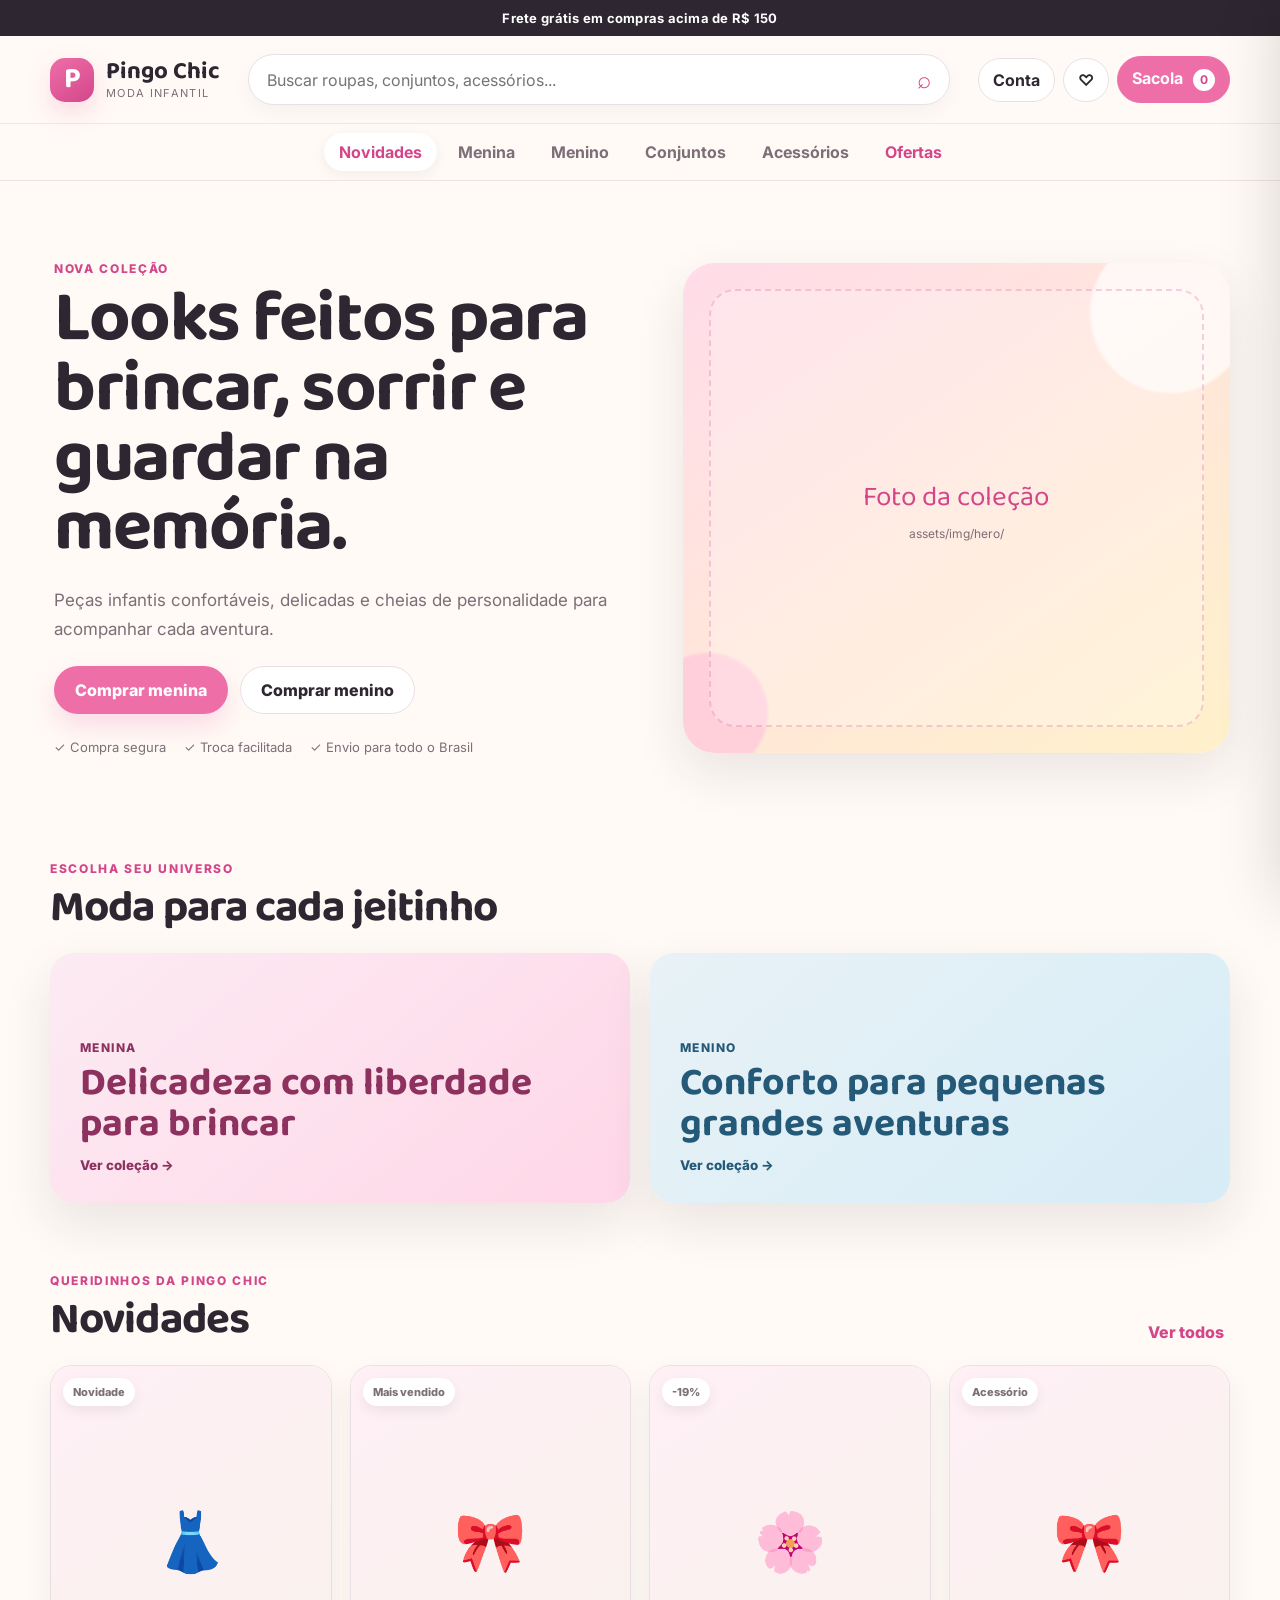
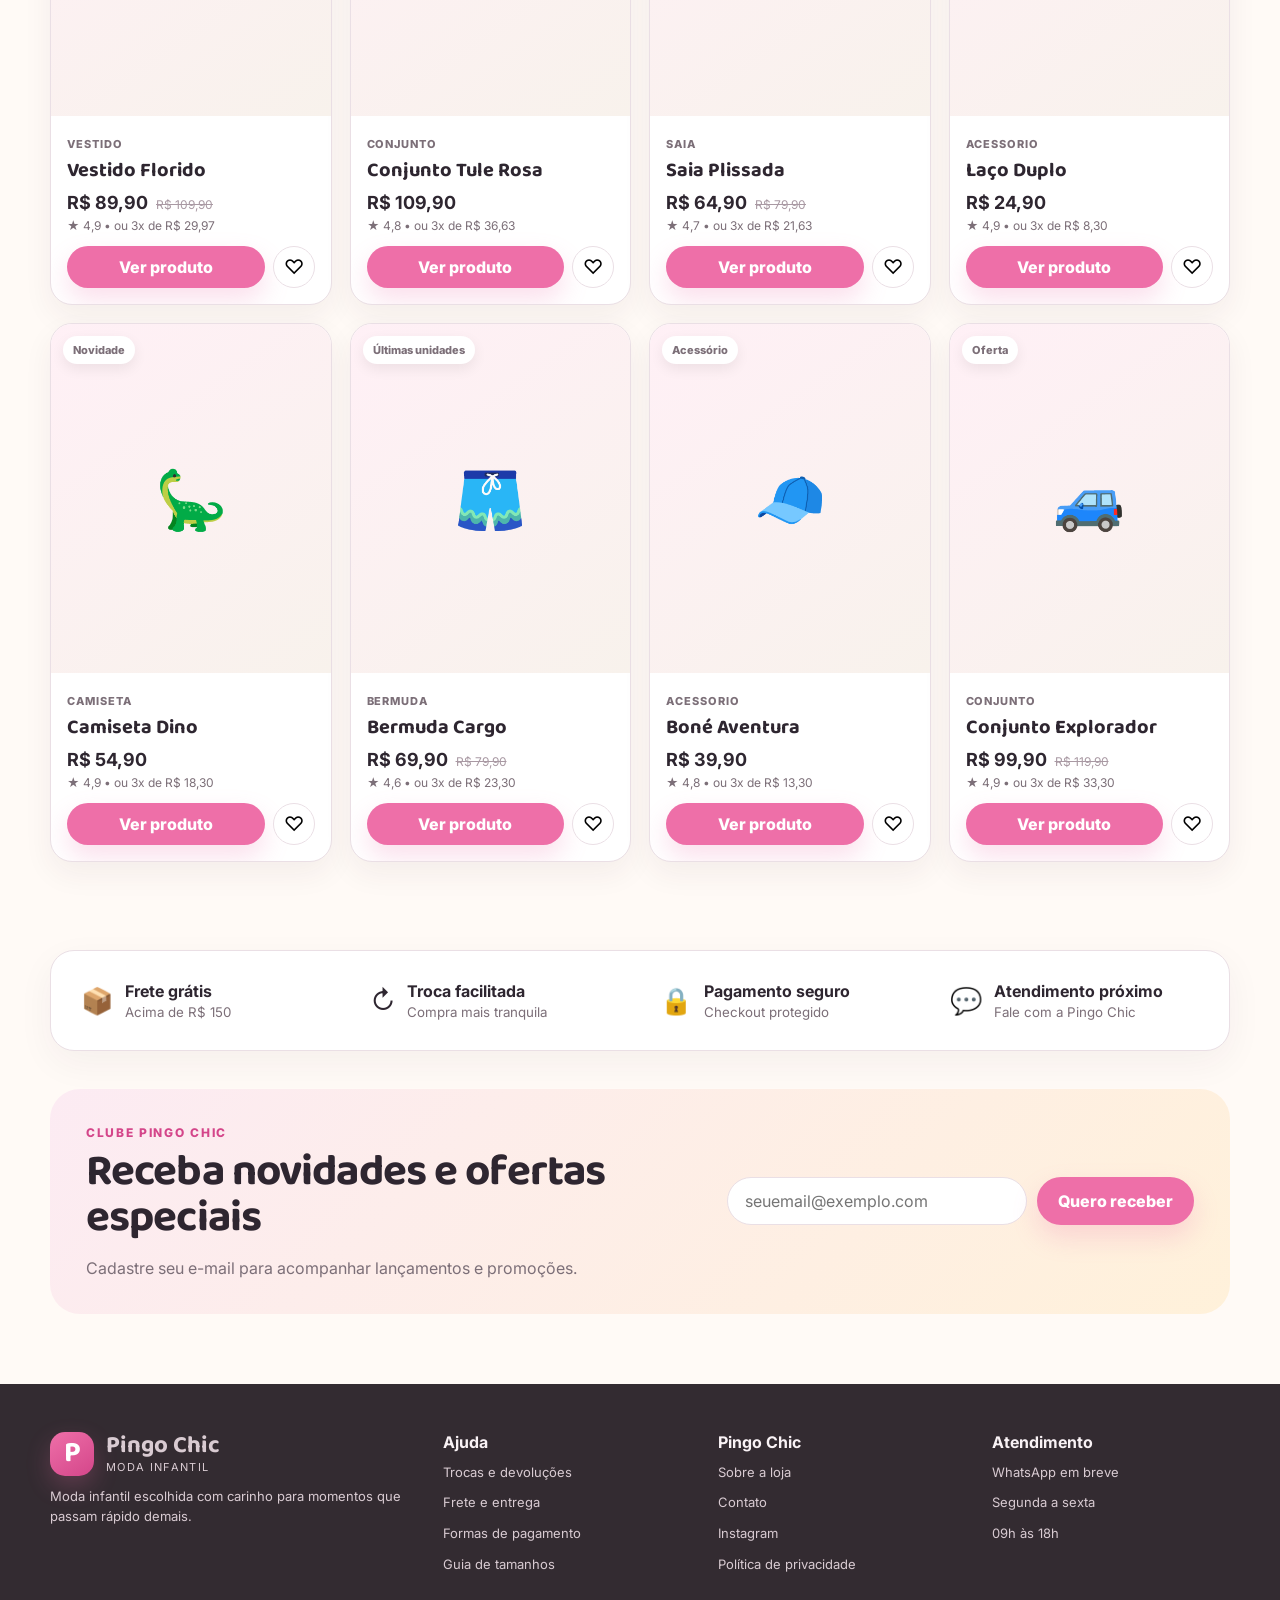
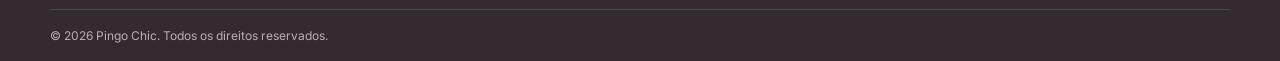
<file: index.html>
<!doctype html>
<html lang="pt-BR">
<head>
  <meta charset="utf-8" />
  <meta name="viewport" content="width=device-width, initial-scale=1" />
  <meta name="description" content="Pingo Chic | Moda infantil com charme, conforto e carinho." />
  <meta name="theme-color" content="#EE6FA8" />
  <title>Pingo Chic | Moda Infantil</title>
  <link rel="preconnect" href="https://fonts.googleapis.com">
  <link rel="preconnect" href="https://fonts.gstatic.com" crossorigin>
  <link href="https://fonts.googleapis.com/css2?family=Baloo+2:wght@500;600;700&family=Inter:wght@400;500;600;700&display=swap" rel="stylesheet">
  <link rel="stylesheet" href="assets/css/app.css" />
  <link rel="stylesheet" href="assets/css/responsive.css" />
</head>
<body>
  <div class="announcement">Frete grátis em compras acima de R$ 150</div>

  <header class="site-header">
    <div class="shell header-grid">
      <a class="brand" href="index.html" aria-label="Pingo Chic - início">
        <span class="brand-mark">P</span>
        <span class="brand-copy"><strong>Pingo Chic</strong><small>Moda Infantil</small></span>
      </a>

      <form class="search" id="searchForm" role="search">
        <input id="searchInput" type="search" placeholder="Buscar roupas, conjuntos, acessórios..." aria-label="Buscar produtos" />
        <button type="submit" aria-label="Buscar">⌕</button>
      </form>

      <nav class="quick-actions" aria-label="Ações da conta">
        <button class="icon-button" type="button" data-action="account">Conta</button>
        <button class="icon-button" type="button" data-action="favorites">♡</button>
        <button class="cart-button" type="button" data-action="cart">Sacola <span id="cartCount">0</span></button>
      </nav>
    </div>

    <div class="category-bar">
      <div class="shell categories" id="categoryNav">
        <button class="category active" data-category="todos">Novidades</button>
        <button class="category" data-category="fem">Menina</button>
        <button class="category" data-category="masc">Menino</button>
        <button class="category" data-category="conjunto">Conjuntos</button>
        <button class="category" data-category="acessorio">Acessórios</button>
        <button class="category sale" data-category="oferta">Ofertas</button>
      </div>
    </div>
  </header>

  <main>
    <section class="hero shell">
      <div class="hero-copy">
        <span class="eyebrow">Nova coleção</span>
        <h1>Looks feitos para brincar, sorrir e guardar na memória.</h1>
        <p>Peças infantis confortáveis, delicadas e cheias de personalidade para acompanhar cada aventura.</p>
        <div class="hero-actions">
          <button class="btn primary" data-filter-theme="fem">Comprar menina</button>
          <button class="btn secondary" data-filter-theme="masc">Comprar menino</button>
        </div>
        <div class="benefit-row">
          <span>✓ Compra segura</span>
          <span>✓ Troca facilitada</span>
          <span>✓ Envio para todo o Brasil</span>
        </div>
      </div>
      <div class="hero-art" aria-label="Espaço para foto principal da coleção">
        <div class="hero-bubble bubble-a"></div>
        <div class="hero-bubble bubble-b"></div>
        <div class="hero-photo-placeholder">
          <span>Foto da coleção</span>
          <small>assets/img/hero/</small>
        </div>
      </div>
    </section>

    <section class="shell section-block">
      <div class="section-heading">
        <div><span class="eyebrow">Escolha seu universo</span><h2>Moda para cada jeitinho</h2></div>
      </div>
      <div class="world-grid">
        <button class="world-card world-girl" data-filter-theme="fem">
          <span>Menina</span><strong>Delicadeza com liberdade para brincar</strong><small>Ver coleção →</small>
        </button>
        <button class="world-card world-boy" data-filter-theme="masc">
          <span>Menino</span><strong>Conforto para pequenas grandes aventuras</strong><small>Ver coleção →</small>
        </button>
      </div>
    </section>

    <section class="shell section-block" id="catalogo">
      <div class="section-heading catalog-heading">
        <div><span class="eyebrow">Queridinhos da Pingo Chic</span><h2>Novidades</h2></div>
        <button class="text-link" id="showAllProducts">Ver todos</button>
      </div>
      <div class="product-grid" id="productGrid"></div>
      <div class="empty-state hidden" id="emptyState">Nenhum produto encontrado. Tente outro termo ou categoria.</div>
    </section>

    <section class="shell feature-strip">
      <article><span>📦</span><div><strong>Frete grátis</strong><small>Acima de R$ 150</small></div></article>
      <article><span>↻</span><div><strong>Troca facilitada</strong><small>Compra mais tranquila</small></div></article>
      <article><span>🔒</span><div><strong>Pagamento seguro</strong><small>Checkout protegido</small></div></article>
      <article><span>💬</span><div><strong>Atendimento próximo</strong><small>Fale com a Pingo Chic</small></div></article>
    </section>

    <section class="shell newsletter">
      <div><span class="eyebrow">Clube Pingo Chic</span><h2>Receba novidades e ofertas especiais</h2><p>Cadastre seu e-mail para acompanhar lançamentos e promoções.</p></div>
      <form id="newsletterForm"><input type="email" required placeholder="seuemail@exemplo.com"><button class="btn primary" type="submit">Quero receber</button></form>
    </section>
  </main>

  <footer class="site-footer">
    <div class="shell footer-grid">
      <div><a class="brand footer-brand" href="index.html"><span class="brand-mark">P</span><span class="brand-copy"><strong>Pingo Chic</strong><small>Moda Infantil</small></span></a><p>Moda infantil escolhida com carinho para momentos que passam rápido demais.</p></div>
      <div><strong>Ajuda</strong><a href="#">Trocas e devoluções</a><a href="#">Frete e entrega</a><a href="#">Formas de pagamento</a><a href="#">Guia de tamanhos</a></div>
      <div><strong>Pingo Chic</strong><a href="#">Sobre a loja</a><a href="#">Contato</a><a href="#">Instagram</a><a href="#">Política de privacidade</a></div>
      <div><strong>Atendimento</strong><p>WhatsApp em breve</p><p>Segunda a sexta</p><p>09h às 18h</p></div>
    </div>
    <div class="shell footer-bottom">© 2026 Pingo Chic. Todos os direitos reservados.</div>
  </footer>

  <div class="toast" id="toast" role="status" aria-live="polite"></div>

  <aside class="cart-drawer" id="cartDrawer" aria-hidden="true">
    <div class="drawer-head"><div><span class="eyebrow">Sua compra</span><h2>Sacola</h2></div><button type="button" class="drawer-close" data-action="close-cart">×</button></div>
    <div class="drawer-body" id="cartItems"></div>
    <div class="drawer-footer"><div class="cart-total"><span>Total</span><strong id="cartTotal">R$ 0,00</strong></div><a class="btn primary full" href="checkout.html">Ir para o checkout</a></div>
  </aside>
  <div class="scrim" id="scrim" data-action="close-cart"></div>

  <script type="module" src="assets/js/app.js"></script>
</body>
</html>
</file>
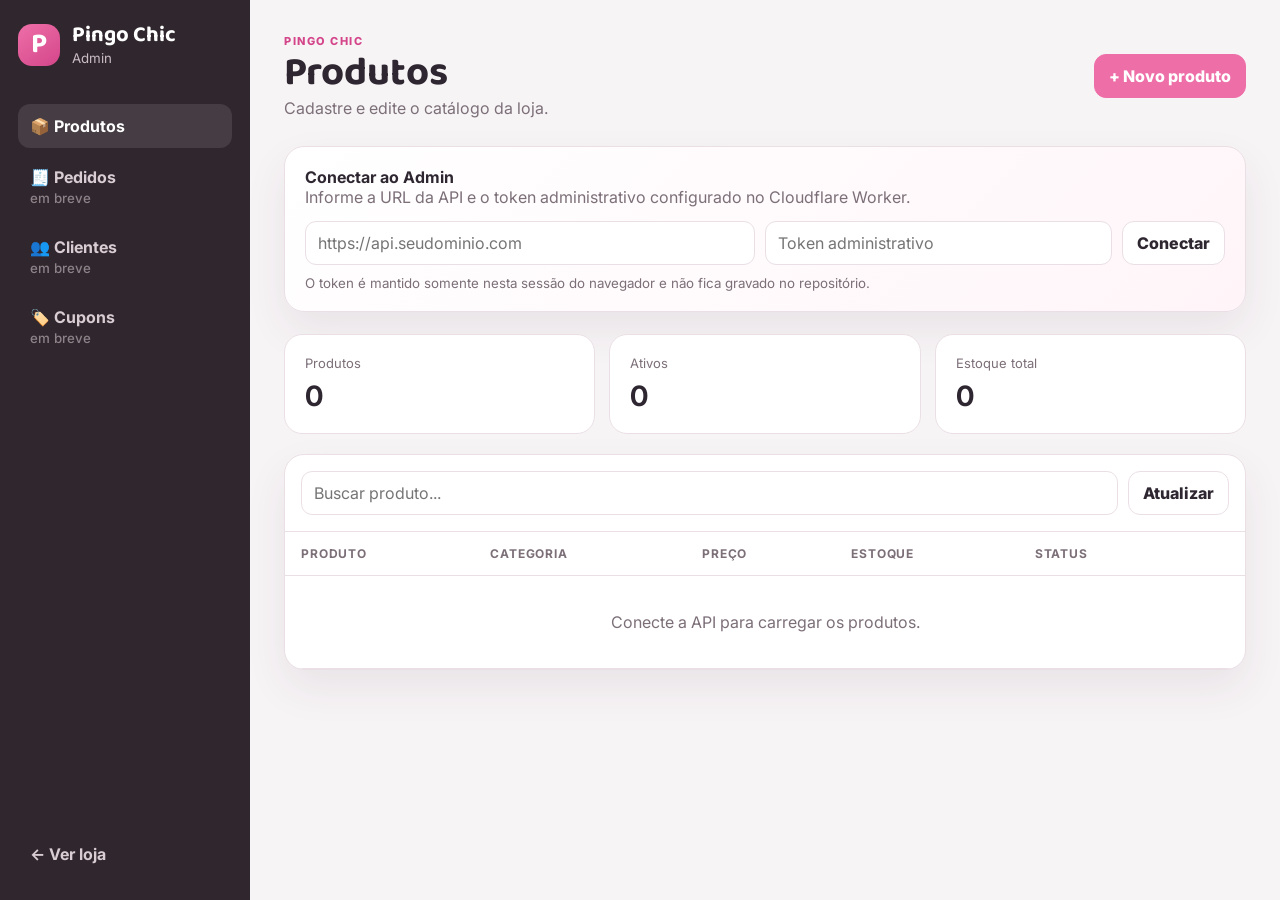
<file: admin/index.html>
<!doctype html>
<html lang="pt-BR">
<head>
  <meta charset="utf-8">
  <meta name="viewport" content="width=device-width,initial-scale=1">
  <title>Admin | Pingo Chic</title>
  <link rel="preconnect" href="https://fonts.googleapis.com">
  <link rel="preconnect" href="https://fonts.gstatic.com" crossorigin>
  <link href="https://fonts.googleapis.com/css2?family=Baloo+2:wght@600;700&family=Inter:wght@400;500;600;700;800&display=swap" rel="stylesheet">
  <link rel="stylesheet" href="../assets/css/admin.css">
</head>
<body>
  <aside class="admin-sidebar">
    <a class="admin-brand" href="../index.html"><span>P</span><div><strong>Pingo Chic</strong><small>Admin</small></div></a>
    <nav>
      <button class="active">📦 Produtos</button>
      <button disabled>🧾 Pedidos <small>em breve</small></button>
      <button disabled>👥 Clientes <small>em breve</small></button>
      <button disabled>🏷️ Cupons <small>em breve</small></button>
    </nav>
    <a class="store-link" href="../index.html">← Ver loja</a>
  </aside>

  <main class="admin-main">
    <header class="admin-topbar">
      <div><span class="eyebrow">Pingo Chic</span><h1>Produtos</h1><p>Cadastre e edite o catálogo da loja.</p></div>
      <button class="primary" id="newProduct">+ Novo produto</button>
    </header>

    <section class="connection-card" id="connectionCard">
      <div><strong>Conectar ao Admin</strong><p>Informe a URL da API e o token administrativo configurado no Cloudflare Worker.</p></div>
      <div class="connection-form"><input id="apiUrl" placeholder="https://api.seudominio.com"><input id="adminToken" type="password" placeholder="Token administrativo"><button id="connectAdmin">Conectar</button></div>
      <small>O token é mantido somente nesta sessão do navegador e não fica gravado no repositório.</small>
    </section>

    <section class="admin-stats">
      <article><span>Produtos</span><strong id="statProducts">0</strong></article>
      <article><span>Ativos</span><strong id="statActive">0</strong></article>
      <article><span>Estoque total</span><strong id="statStock">0</strong></article>
    </section>

    <section class="products-panel">
      <div class="panel-tools"><input id="productSearch" placeholder="Buscar produto..."><button id="refreshProducts">Atualizar</button></div>
      <div class="table-wrap">
        <table>
          <thead><tr><th>Produto</th><th>Categoria</th><th>Preço</th><th>Estoque</th><th>Status</th><th></th></tr></thead>
          <tbody id="productsBody"><tr><td colspan="6" class="empty">Conecte a API para carregar os produtos.</td></tr></tbody>
        </table>
      </div>
    </section>
  </main>

  <dialog id="productDialog" class="product-dialog">
    <form id="productForm">
      <header><div><span class="eyebrow">Catálogo</span><h2 id="dialogTitle">Novo produto</h2></div><button type="button" class="close" id="closeDialog">×</button></header>
      <input type="hidden" id="productId">
      <div class="form-grid">
        <label class="wide">Nome<input id="name" required></label>
        <label>Slug<input id="slug" required></label>
        <label>Categoria<input id="category" required placeholder="vestido, conjunto..."></label>
        <label>Tema<select id="theme"><option value="fem">Menina</option><option value="masc">Menino</option><option value="unissex">Unissex</option></select></label>
        <label>Selo<input id="badge" placeholder="Novidade"></label>
        <label>Preço<input id="price" type="number" min="0" step="0.01" required></label>
        <label>Preço anterior<input id="oldPrice" type="number" min="0" step="0.01"></label>
        <label>Avaliação<input id="rating" type="number" min="0" max="5" step="0.1" value="5"></label>
        <label>Nº avaliações<input id="reviewsCount" type="number" min="0" value="0"></label>
        <label class="wide">Descrição<textarea id="description" rows="4"></textarea></label>
        <label class="wide">Detalhes <small>um por linha</small><textarea id="details" rows="4"></textarea></label>
        <label class="wide">Imagens <small>uma URL por linha</small><textarea id="images" rows="4"></textarea></label>
        <label class="toggle wide"><input id="active" type="checkbox" checked><span>Produto ativo na loja</span></label>
      </div>
      <footer><button type="button" class="danger hidden" id="archiveProduct">Arquivar produto</button><div></div><button type="button" id="cancelDialog">Cancelar</button><button class="primary" type="submit">Salvar produto</button></footer>
    </form>
  </dialog>

  <div class="toast" id="adminToast"></div>
  <script type="module" src="../assets/js/admin.js"></script>
</body>
</html>
</file>
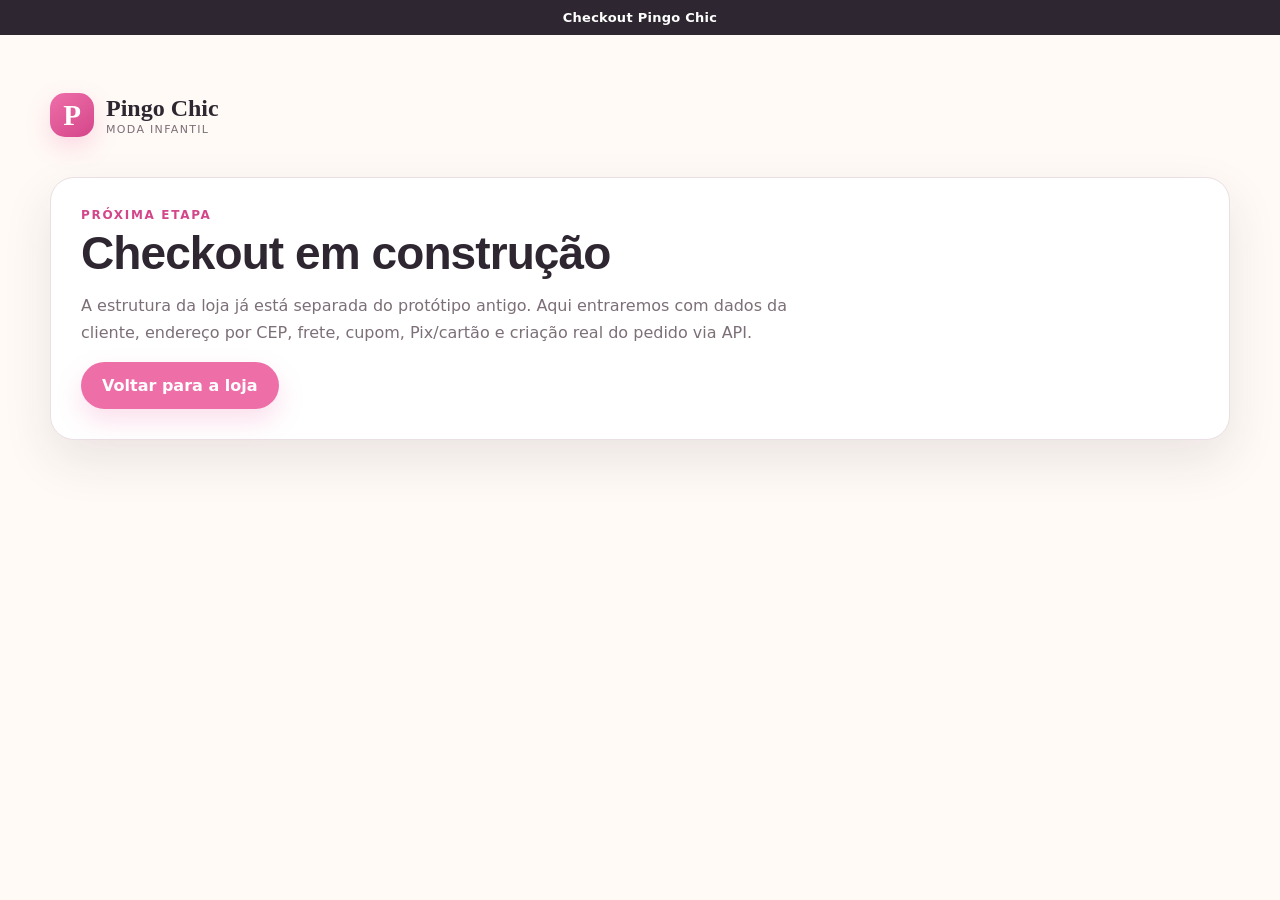
<file: checkout.html>
<!doctype html><html lang="pt-BR"><head><meta charset="utf-8"><meta name="viewport" content="width=device-width,initial-scale=1"><title>Checkout | Pingo Chic</title><link rel="stylesheet" href="assets/css/app.css"><link rel="stylesheet" href="assets/css/responsive.css"></head><body><div class="announcement">Checkout Pingo Chic</div><main class="shell section-block"><a class="brand" href="index.html"><span class="brand-mark">P</span><span class="brand-copy"><strong>Pingo Chic</strong><small>Moda Infantil</small></span></a><section style="margin-top:40px;background:#fff;border:1px solid var(--line);border-radius:24px;padding:30px;box-shadow:var(--shadow)"><span class="eyebrow">Próxima etapa</span><h1 style="font-size:46px">Checkout em construção</h1><p style="color:var(--muted);line-height:1.7;max-width:720px">A estrutura da loja já está separada do protótipo antigo. Aqui entraremos com dados da cliente, endereço por CEP, frete, cupom, Pix/cartão e criação real do pedido via API.</p><a class="btn primary" href="index.html">Voltar para a loja</a></section></main></body></html>
</file>
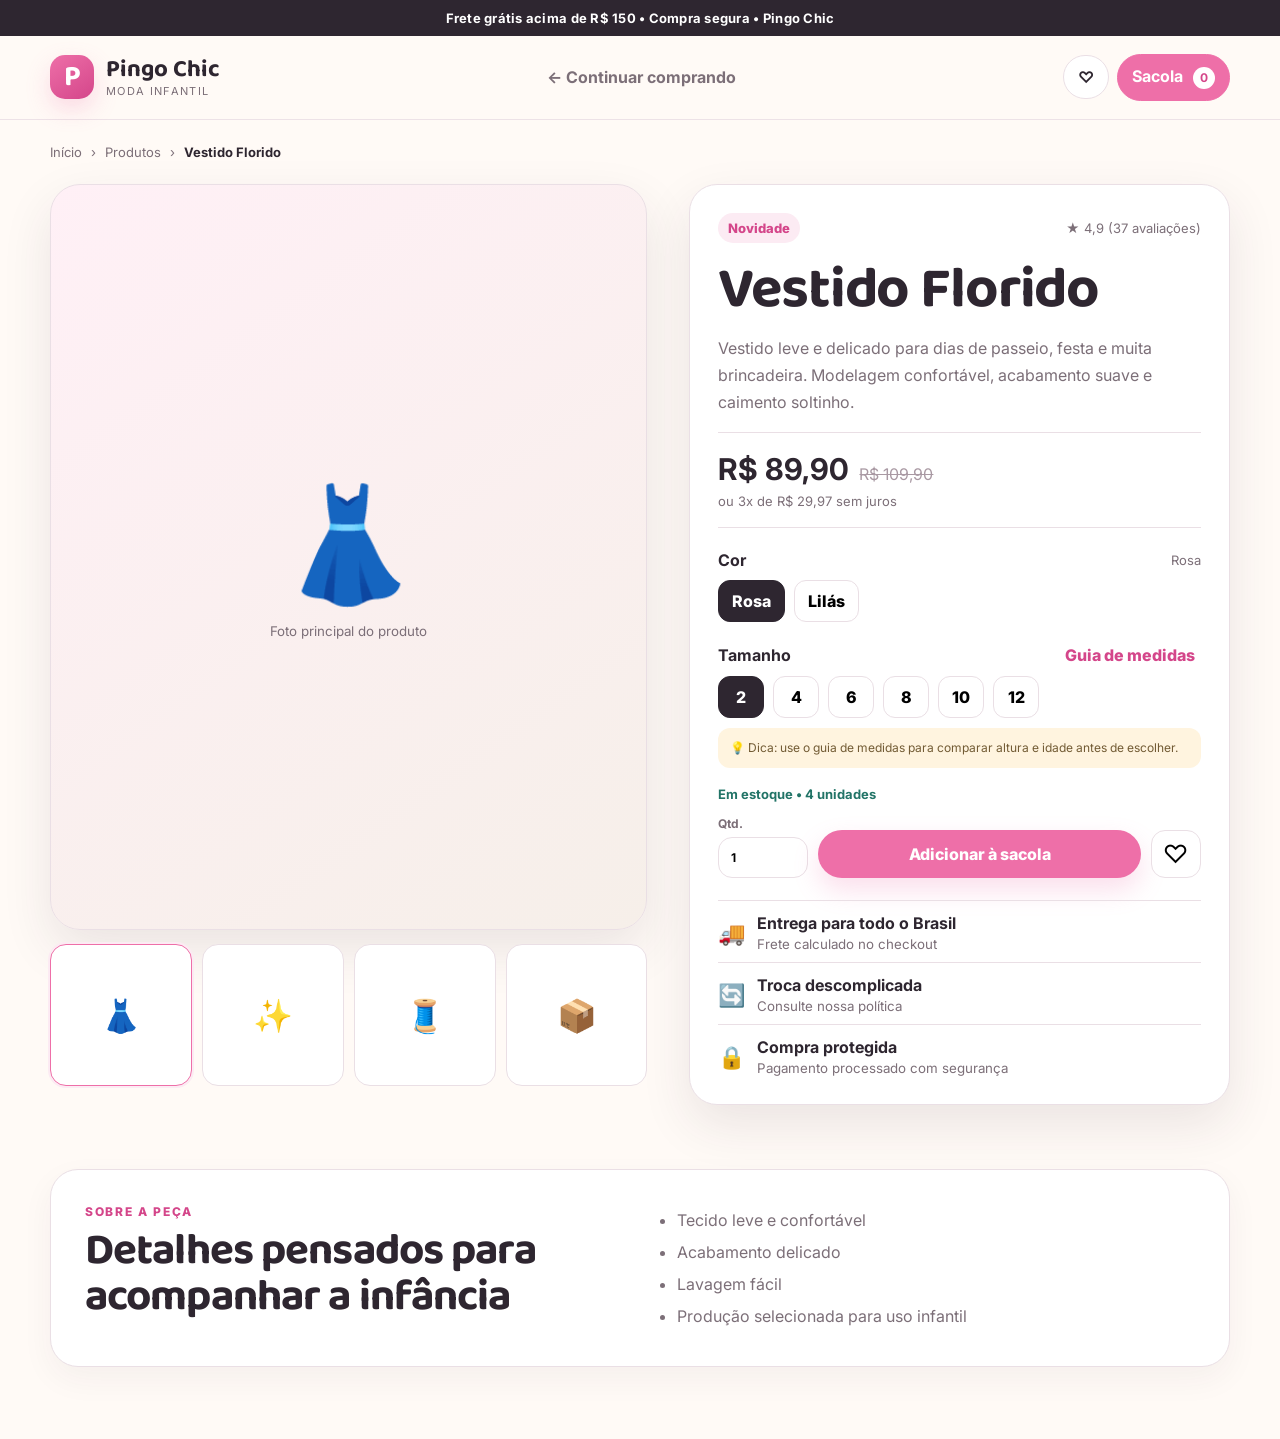
<file: produto.html>
<!doctype html>
<html lang="pt-BR">
<head>
  <meta charset="utf-8">
  <meta name="viewport" content="width=device-width,initial-scale=1">
  <meta name="description" content="Detalhes do produto Pingo Chic Moda Infantil.">
  <title>Produto | Pingo Chic</title>
  <link rel="preconnect" href="https://fonts.googleapis.com">
  <link rel="preconnect" href="https://fonts.gstatic.com" crossorigin>
  <link href="https://fonts.googleapis.com/css2?family=Baloo+2:wght@600;700&family=Inter:wght@400;500;600;700;800&display=swap" rel="stylesheet">
  <link rel="stylesheet" href="assets/css/app.css">
  <link rel="stylesheet" href="assets/css/product.css">
  <link rel="stylesheet" href="assets/css/responsive.css">
</head>
<body>
  <div class="announcement">Frete grátis acima de R$ 150 • Compra segura • Pingo Chic</div>
  <header class="site-header">
    <div class="shell header-grid product-header-grid">
      <a class="brand" href="index.html" aria-label="Voltar para a Pingo Chic">
        <span class="brand-mark">P</span>
        <span class="brand-copy"><strong>Pingo Chic</strong><small>Moda Infantil</small></span>
      </a>
      <a class="back-store" href="index.html">← Continuar comprando</a>
      <div class="quick-actions">
        <button class="icon-button" id="favoriteTop" aria-label="Favoritar">♡</button>
        <a class="cart-button" href="checkout.html">Sacola <span id="cartCount">0</span></a>
      </div>
    </div>
  </header>

  <main class="shell product-page">
    <nav class="breadcrumb" aria-label="Navegação"><a href="index.html">Início</a><span>›</span><a href="index.html#produtos">Produtos</a><span>›</span><strong id="crumbName">Produto</strong></nav>

    <section class="product-layout" id="productRoot">
      <div class="product-gallery">
        <div class="gallery-main" id="galleryMain"><span id="mainIcon">👗</span><small>Foto principal do produto</small></div>
        <div class="gallery-thumbs" id="galleryThumbs"></div>
      </div>

      <div class="product-info">
        <div class="product-meta-line"><span class="product-badge" id="productBadge">Novidade</span><span id="productRating">★ 4,9 (0 avaliações)</span></div>
        <h1 id="productName">Produto Pingo Chic</h1>
        <p class="product-description" id="productDescription"></p>

        <div class="product-price-block">
          <div class="product-price-line"><strong id="productPrice">R$ 0,00</strong><s id="productOldPrice"></s></div>
          <span id="productInstallments">ou 3x sem juros</span>
        </div>

        <div class="selector-block">
          <div class="selector-title"><strong>Cor</strong><span id="selectedColor">Selecione</span></div>
          <div class="choice-row" id="colorChoices"></div>
        </div>

        <div class="selector-block">
          <div class="selector-title"><strong>Tamanho</strong><button class="guide-link" id="openGuide">Guia de medidas</button></div>
          <div class="choice-row" id="sizeChoices"></div>
          <div class="size-recommendation">💡 Dica: use o guia de medidas para comparar altura e idade antes de escolher.</div>
        </div>

        <div class="stock-line" id="stockLine">Selecione cor e tamanho para consultar o estoque.</div>

        <div class="buy-row">
          <label class="qty-control">Qtd.<input id="qtyInput" type="number" min="1" value="1"></label>
          <button class="btn primary product-buy" id="addProduct">Adicionar à sacola</button>
          <button class="favorite-large" id="favoriteProduct" aria-label="Adicionar aos favoritos">♡</button>
        </div>

        <div class="trust-grid">
          <article><span>🚚</span><div><strong>Entrega para todo o Brasil</strong><small>Frete calculado no checkout</small></div></article>
          <article><span>🔄</span><div><strong>Troca descomplicada</strong><small>Consulte nossa política</small></div></article>
          <article><span>🔒</span><div><strong>Compra protegida</strong><small>Pagamento processado com segurança</small></div></article>
        </div>
      </div>
    </section>

    <section class="product-details-section">
      <div>
        <span class="eyebrow">Sobre a peça</span>
        <h2>Detalhes pensados para acompanhar a infância</h2>
      </div>
      <ul id="detailList"></ul>
    </section>
  </main>

  <dialog class="size-dialog" id="sizeDialog">
    <button class="dialog-close" id="closeGuide" aria-label="Fechar">×</button>
    <span class="eyebrow">Guia de medidas</span>
    <h2>Encontre o tamanho ideal</h2>
    <p>As medidas abaixo são uma referência inicial. Para maior precisão, compare com uma peça que já veste bem a criança.</p>
    <div class="size-table-wrap">
      <table>
        <thead><tr><th>Tamanho</th><th>Idade aproximada</th><th>Altura</th></tr></thead>
        <tbody><tr><td>2</td><td>1–2 anos</td><td>86–92 cm</td></tr><tr><td>4</td><td>3–4 anos</td><td>98–104 cm</td></tr><tr><td>6</td><td>5–6 anos</td><td>110–116 cm</td></tr><tr><td>8</td><td>7–8 anos</td><td>122–128 cm</td></tr><tr><td>10</td><td>9–10 anos</td><td>134–140 cm</td></tr><tr><td>12</td><td>11–12 anos</td><td>146–152 cm</td></tr></tbody>
      </table>
    </div>
  </dialog>

  <div class="toast" id="toast"></div>
  <script type="module" src="assets/js/product.js"></script>
</body>
</html>
</file>
<file: assets/css/app.css>
:root{
  --bg:#fffaf6;
  --surface:#ffffff;
  --text:#2e2630;
  --muted:#7c6f78;
  --line:#eadfe5;
  --pink:#ee6fa8;
  --pink-deep:#d4468a;
  --pink-soft:#fcebf3;
  --blue:#3e86b0;
  --blue-deep:#28638a;
  --blue-soft:#e8f2f7;
  --teal:#2fada4;
  --cream:#fff4df;
  --shadow:0 20px 50px rgba(63,42,54,.10);
  --radius-xl:32px;
  --radius-lg:24px;
  --radius-md:18px;
  --shell:min(1180px, calc(100% - 32px));
}
*{box-sizing:border-box}
html{scroll-behavior:smooth}
body{margin:0;background:var(--bg);color:var(--text);font-family:Inter,system-ui,sans-serif}
button,input{font:inherit}
button{cursor:pointer}
a{color:inherit;text-decoration:none}
img{max-width:100%;display:block}
.shell{width:var(--shell);margin-inline:auto}
.announcement{background:var(--text);color:#fff;text-align:center;padding:10px 16px;font-size:13px;font-weight:700;letter-spacing:.02em}
.site-header{position:sticky;top:0;z-index:40;background:rgba(255,250,246,.94);backdrop-filter:blur(16px);border-bottom:1px solid rgba(234,223,229,.85)}
.header-grid{display:grid;grid-template-columns:auto 1fr auto;gap:28px;align-items:center;padding:18px 0}
.brand{display:inline-flex;gap:12px;align-items:center;min-width:max-content}
.brand-mark{width:44px;height:44px;border-radius:15px;display:grid;place-items:center;background:linear-gradient(145deg,var(--pink),var(--pink-deep));color:white;font:700 29px/1 "Baloo 2";box-shadow:0 10px 24px rgba(238,111,168,.24)}
.brand-copy{display:grid;line-height:1}
.brand-copy strong{font:700 24px/1 "Baloo 2"}
.brand-copy small{margin-top:4px;color:var(--muted);font-size:11px;letter-spacing:.12em;text-transform:uppercase}
.search{display:flex;align-items:center;background:#fff;border:1px solid var(--line);border-radius:999px;box-shadow:0 7px 20px rgba(40,30,36,.04);overflow:hidden}
.search input{width:100%;border:0;outline:0;background:transparent;padding:13px 18px;color:var(--text)}
.search button{border:0;background:transparent;padding:10px 18px;font-size:24px;color:var(--pink-deep)}
.quick-actions{display:flex;gap:8px;align-items:center}
.icon-button,.cart-button{border:1px solid var(--line);background:#fff;border-radius:999px;padding:11px 14px;color:var(--text);font-weight:700}
.cart-button{background:var(--pink);border-color:var(--pink);color:#fff}
.cart-button span{display:inline-grid;place-items:center;min-width:22px;height:22px;margin-left:6px;padding:0 6px;border-radius:999px;background:#fff;color:var(--pink-deep);font-size:12px}
.category-bar{border-top:1px solid rgba(234,223,229,.7)}
.categories{display:flex;justify-content:center;gap:6px;padding:9px 0;overflow:auto}
.category{border:0;background:transparent;border-radius:999px;padding:9px 15px;color:var(--muted);font-weight:700;white-space:nowrap}
.category:hover,.category.active{background:#fff;color:var(--pink-deep);box-shadow:0 4px 14px rgba(63,42,54,.06)}
.category.sale{color:var(--pink-deep)}
.hero{display:grid;grid-template-columns:1.05fr .95fr;gap:28px;align-items:center;padding:54px 0 22px}
.hero-copy{padding:26px 4px}
.eyebrow{display:block;color:var(--pink-deep);font-size:12px;font-weight:800;text-transform:uppercase;letter-spacing:.14em;margin-bottom:9px}
h1,h2{font-family:"Baloo 2",sans-serif;margin:0;letter-spacing:-.02em}
h1{font-size:clamp(42px,6vw,72px);line-height:.97;max-width:760px}
h2{font-size:clamp(30px,4vw,44px);line-height:1.05}
.hero-copy p{max-width:680px;color:var(--muted);font-size:17px;line-height:1.7;margin:22px 0}
.hero-actions{display:flex;gap:12px;flex-wrap:wrap}
.btn{display:inline-flex;align-items:center;justify-content:center;border-radius:999px;padding:13px 20px;border:1px solid transparent;font-weight:800}
.btn.primary{background:var(--pink);color:#fff;box-shadow:0 12px 26px rgba(238,111,168,.22)}
.btn.primary:hover{background:var(--pink-deep)}
.btn.secondary{background:#fff;border-color:var(--line);color:var(--text)}
.btn.full{width:100%}
.benefit-row{display:flex;gap:18px;flex-wrap:wrap;color:var(--muted);font-size:13px;margin-top:25px}
.hero-art{position:relative;min-height:490px;border-radius:var(--radius-xl);overflow:hidden;background:linear-gradient(145deg,#ffdce9,#fff1cb);box-shadow:var(--shadow)}
.hero-photo-placeholder{position:absolute;inset:26px;display:grid;place-content:center;text-align:center;border:2px dashed rgba(212,70,138,.24);border-radius:26px;color:var(--pink-deep);font-family:"Baloo 2";font-size:28px;background:rgba(255,255,255,.24)}
.hero-photo-placeholder small{font-family:Inter;font-size:12px;margin-top:6px;color:var(--muted)}
.hero-bubble{position:absolute;border-radius:50%;filter:blur(1px);opacity:.7}.bubble-a{width:160px;height:160px;background:#fff;right:-20px;top:-30px}.bubble-b{width:120px;height:120px;background:#ffc5dc;left:-35px;bottom:-20px}
.section-block{padding:58px 0 12px}
.section-heading{display:flex;align-items:end;justify-content:space-between;gap:20px;margin-bottom:22px}
.world-grid{display:grid;grid-template-columns:1fr 1fr;gap:20px}
.world-card{min-height:250px;border:0;border-radius:var(--radius-lg);padding:30px;text-align:left;display:grid;align-content:end;box-shadow:var(--shadow);transition:transform .18s ease}
.world-card:hover{transform:translateY(-4px)}
.world-card span{font-size:12px;text-transform:uppercase;letter-spacing:.12em;font-weight:800;margin-bottom:8px}
.world-card strong{max-width:500px;font:700 clamp(26px,4vw,39px)/1.05 "Baloo 2"}
.world-card small{margin-top:12px;font-weight:800}
.world-girl{background:linear-gradient(140deg,var(--pink-soft),#ffd7e8);color:#8d315f}
.world-boy{background:linear-gradient(140deg,var(--blue-soft),#d7ecf6);color:#245978}
.text-link{border:0;background:transparent;color:var(--pink-deep);font-weight:800}
.product-grid{display:grid;grid-template-columns:repeat(4,1fr);gap:18px}
.product-card{background:#fff;border:1px solid var(--line);border-radius:22px;overflow:hidden;box-shadow:0 12px 30px rgba(63,42,54,.06);transition:transform .18s ease,box-shadow .18s ease}
.product-card:hover{transform:translateY(-4px);box-shadow:var(--shadow)}
.product-media{aspect-ratio:4/5;background:linear-gradient(145deg,#fff0f6,#f8f2ec);position:relative;display:grid;place-items:center;color:var(--muted);font-size:14px}
.product-media .placeholder-icon{font-size:58px}
.badge{position:absolute;left:12px;top:12px;background:#fff;border-radius:999px;padding:7px 10px;font-size:11px;font-weight:800;box-shadow:0 5px 14px rgba(0,0,0,.07)}
.product-content{padding:16px}
.product-category{font-size:11px;color:var(--muted);text-transform:uppercase;letter-spacing:.09em;font-weight:800}
.product-name{font:700 20px/1.15 "Baloo 2";margin:7px 0 10px}
.price-row{display:flex;align-items:baseline;gap:8px}.price-row strong{font-size:18px}.price-row s{font-size:12px;color:#a999a3}
.installments{color:var(--muted);font-size:12px;margin:5px 0 13px}
.product-actions{display:flex;gap:8px}.product-actions .btn{padding:10px 14px;flex:1}.favorite-button{width:42px;border-radius:999px;border:1px solid var(--line);background:#fff;font-size:20px}
.empty-state{padding:50px;text-align:center;background:#fff;border:1px dashed var(--line);border-radius:20px;color:var(--muted)}
.hidden{display:none!important}
.feature-strip{display:grid;grid-template-columns:repeat(4,1fr);gap:12px;margin-top:76px;background:#fff;border:1px solid var(--line);border-radius:24px;padding:16px;box-shadow:0 12px 36px rgba(63,42,54,.05)}
.feature-strip article{display:flex;gap:12px;align-items:center;padding:14px}.feature-strip article>span{font-size:26px}.feature-strip article div{display:grid}.feature-strip small{color:var(--muted);margin-top:3px}
.newsletter{margin-top:38px;margin-bottom:70px;background:linear-gradient(135deg,var(--pink-soft),#fff1da);border-radius:30px;padding:36px;display:grid;grid-template-columns:1fr auto;gap:30px;align-items:center}
.newsletter p{color:var(--muted);margin-bottom:0}.newsletter form{display:flex;gap:10px}.newsletter input{min-width:300px;border:1px solid var(--line);border-radius:999px;padding:13px 17px;outline:0}
.site-footer{background:#332b31;color:#f9f2f5;padding:48px 0 18px}.footer-grid{display:grid;grid-template-columns:1.5fr 1fr 1fr 1fr;gap:36px}.footer-grid>div{display:grid;align-content:start;gap:10px}.footer-grid p,.footer-grid a{color:#d9cbd2;font-size:13px;line-height:1.6;margin:0}.footer-brand{margin-bottom:8px}.footer-brand .brand-copy small{color:#d9cbd2}.footer-bottom{border-top:1px solid rgba(255,255,255,.12);margin-top:34px;padding-top:18px;color:#bbaeb4;font-size:12px}
.cart-drawer{position:fixed;z-index:70;right:0;top:0;width:min(420px,100%);height:100vh;background:#fff;transform:translateX(105%);transition:transform .24s ease;box-shadow:-20px 0 60px rgba(0,0,0,.16);display:grid;grid-template-rows:auto 1fr auto}.cart-drawer.open{transform:translateX(0)}
.drawer-head,.drawer-footer{padding:20px;border-bottom:1px solid var(--line)}.drawer-head{display:flex;justify-content:space-between;align-items:center}.drawer-footer{border-bottom:0;border-top:1px solid var(--line)}.drawer-close{border:0;background:transparent;font-size:32px}.drawer-body{overflow:auto;padding:18px}.cart-line{display:grid;grid-template-columns:64px 1fr auto;gap:12px;align-items:center;padding:12px 0;border-bottom:1px solid var(--line)}.cart-thumb{width:64px;height:74px;border-radius:14px;background:var(--pink-soft);display:grid;place-items:center;font-size:28px}.cart-line small{color:var(--muted)}.cart-remove{border:0;background:transparent;color:var(--pink-deep);font-weight:800}.cart-total{display:flex;justify-content:space-between;font-size:18px;margin-bottom:14px}
.scrim{position:fixed;z-index:60;inset:0;background:rgba(31,24,29,.45);opacity:0;visibility:hidden;transition:.2s}.scrim.show{opacity:1;visibility:visible}
.toast{position:fixed;z-index:90;left:50%;bottom:24px;transform:translate(-50%,20px);opacity:0;background:#332b31;color:#fff;border-radius:999px;padding:12px 18px;font-weight:700;transition:.2s}.toast.show{opacity:1;transform:translate(-50%,0)}
</file>
<file: assets/css/responsive.css>
@media (max-width: 980px){
  .header-grid{grid-template-columns:1fr auto;gap:14px}.search{grid-column:1/-1;grid-row:2}.hero{grid-template-columns:1fr}.hero-art{min-height:380px}.product-grid{grid-template-columns:repeat(2,1fr)}.feature-strip{grid-template-columns:repeat(2,1fr)}.newsletter{grid-template-columns:1fr}.footer-grid{grid-template-columns:repeat(2,1fr)}
}
@media (max-width: 640px){
  :root{--shell:min(100% - 22px,1180px)}
  .announcement{font-size:11px}.header-grid{padding:12px 0}.brand-copy strong{font-size:21px}.brand-mark{width:39px;height:39px}.quick-actions .icon-button:first-child{display:none}.icon-button,.cart-button{padding:9px 11px;font-size:12px}.categories{justify-content:flex-start}.hero{padding-top:28px}.hero-copy{padding:12px 0}h1{font-size:43px}.hero-copy p{font-size:15px}.hero-actions .btn{width:100%}.benefit-row{display:grid;gap:8px}.hero-art{min-height:300px}.hero-photo-placeholder{inset:16px}.section-block{padding-top:42px}.world-grid{grid-template-columns:1fr}.world-card{min-height:210px;padding:24px}.product-grid{gap:11px}.product-card{border-radius:17px}.product-content{padding:12px}.product-name{font-size:17px}.product-actions{display:grid}.product-actions .btn{font-size:12px}.favorite-button{display:none}.feature-strip{grid-template-columns:1fr;margin-top:52px}.newsletter{padding:26px 20px;margin-bottom:48px}.newsletter form{display:grid}.newsletter input{min-width:0;width:100%}.footer-grid{grid-template-columns:1fr;gap:28px}.cart-drawer{width:100%}
}
</file>
<file: assets/css/admin.css>
:root{--bg:#f7f4f6;--surface:#fff;--text:#2e2630;--muted:#7c6f78;--line:#eadfe5;--pink:#ee6fa8;--pink-deep:#d4468a;--pink-soft:#fcebf3;--blue:#3e86b0;--shadow:0 18px 42px rgba(63,42,54,.08)}*{box-sizing:border-box}body{margin:0;font-family:Inter,system-ui,sans-serif;background:var(--bg);color:var(--text);display:grid;grid-template-columns:250px 1fr;min-height:100vh}button,input,select,textarea{font:inherit}.admin-sidebar{position:sticky;top:0;height:100vh;background:#30272e;color:#fff;padding:24px 18px;display:flex;flex-direction:column}.admin-brand{display:flex;gap:12px;align-items:center;color:#fff;text-decoration:none}.admin-brand>span{width:42px;height:42px;border-radius:14px;display:grid;place-items:center;background:linear-gradient(145deg,var(--pink),var(--pink-deep));font:700 28px/1 'Baloo 2'}.admin-brand div{display:grid}.admin-brand strong{font:700 22px/1 'Baloo 2'}.admin-brand small{color:#cbbcc4;margin-top:4px}.admin-sidebar nav{display:grid;gap:7px;margin-top:38px}.admin-sidebar nav button{border:0;background:transparent;color:#d9cdd3;text-align:left;border-radius:12px;padding:12px;font-weight:700}.admin-sidebar nav button.active{background:rgba(255,255,255,.1);color:#fff}.admin-sidebar nav button small{display:block;font-weight:500;opacity:.55;margin-top:3px}.store-link{margin-top:auto;color:#d9cdd3;text-decoration:none;font-weight:700;padding:12px}.admin-main{padding:34px;max-width:1500px;width:100%;margin:0 auto}.admin-topbar{display:flex;justify-content:space-between;gap:24px;align-items:center}.eyebrow{display:block;text-transform:uppercase;letter-spacing:.14em;color:var(--pink-deep);font-size:11px;font-weight:800}.admin-topbar h1,.product-dialog h2{font:700 40px/1 'Baloo 2';margin:5px 0}.admin-topbar p,.connection-card p{margin:0;color:var(--muted)}button{cursor:pointer;border:1px solid var(--line);background:#fff;border-radius:12px;padding:11px 14px;font-weight:800;color:var(--text)}button.primary{background:var(--pink);border-color:var(--pink);color:#fff}.connection-card{margin-top:28px;background:linear-gradient(135deg,#fff,#fff5f9);border:1px solid var(--line);border-radius:20px;padding:20px;box-shadow:var(--shadow)}.connection-form{display:grid;grid-template-columns:1.3fr 1fr auto;gap:10px;margin-top:14px}.connection-card small{display:block;color:var(--muted);margin-top:10px}.connection-form input,.panel-tools input,.form-grid input,.form-grid select,.form-grid textarea{width:100%;border:1px solid var(--line);border-radius:11px;padding:11px 12px;background:#fff;outline:0}.admin-stats{display:grid;grid-template-columns:repeat(3,1fr);gap:14px;margin-top:22px}.admin-stats article{background:#fff;border:1px solid var(--line);border-radius:18px;padding:20px;display:grid;gap:8px}.admin-stats span{color:var(--muted);font-size:13px}.admin-stats strong{font-size:28px}.products-panel{margin-top:20px;background:#fff;border:1px solid var(--line);border-radius:20px;box-shadow:var(--shadow);overflow:hidden}.panel-tools{display:flex;gap:10px;padding:16px;border-bottom:1px solid var(--line)}.panel-tools input{flex:1}.table-wrap{overflow:auto}table{width:100%;border-collapse:collapse}th,td{text-align:left;padding:14px 16px;border-bottom:1px solid var(--line);white-space:nowrap}th{font-size:12px;color:var(--muted);text-transform:uppercase;letter-spacing:.07em}td small{color:var(--muted)}.status{display:inline-block;border-radius:999px;padding:6px 9px;font-size:11px;font-weight:800}.status.active{background:#e8f6ef;color:#2f7a58}.status.inactive{background:#f1edef;color:#796c73}.empty{text-align:center;color:var(--muted);padding:36px}.product-dialog{width:min(760px,calc(100% - 24px));border:0;border-radius:24px;padding:0;box-shadow:0 30px 90px rgba(0,0,0,.25)}.product-dialog::backdrop{background:rgba(32,25,30,.55)}.product-dialog form>header,.product-dialog form>footer{padding:20px 22px;display:flex;align-items:center;justify-content:space-between;gap:12px;border-bottom:1px solid var(--line)}.product-dialog form>footer{border-bottom:0;border-top:1px solid var(--line);display:grid;grid-template-columns:auto 1fr auto auto}.close{border:0;background:transparent;font-size:30px}.form-grid{padding:22px;display:grid;grid-template-columns:1fr 1fr;gap:16px}.form-grid label{display:grid;gap:7px;font-size:13px;font-weight:700}.form-grid label small{color:var(--muted);font-weight:500}.form-grid .wide{grid-column:1/-1}.toggle{display:flex!important;grid-template-columns:auto 1fr!important;align-items:center}.toggle input{width:auto}.danger{color:#b33a49;border-color:#e8c8cf}.hidden{display:none!important}.toast{position:fixed;right:22px;bottom:22px;background:#30272e;color:#fff;padding:12px 16px;border-radius:12px;opacity:0;transform:translateY(10px);transition:.2s;pointer-events:none}.toast.show{opacity:1;transform:none}@media(max-width:900px){body{grid-template-columns:1fr}.admin-sidebar{position:static;height:auto;flex-direction:row;align-items:center;gap:14px}.admin-sidebar nav{display:none}.store-link{margin:0 0 0 auto}.admin-main{padding:22px}.connection-form{grid-template-columns:1fr}.admin-stats{grid-template-columns:1fr 1fr 1fr}}@media(max-width:620px){.admin-topbar{align-items:flex-start;flex-direction:column}.admin-stats{grid-template-columns:1fr}.form-grid{grid-template-columns:1fr}.form-grid .wide{grid-column:auto}.product-dialog form>footer{grid-template-columns:1fr 1fr}.product-dialog form>footer .danger{grid-column:1/-1}.product-dialog form>footer div{display:none}}
</file>
<file: assets/css/product.css>
.product-header-grid{grid-template-columns:auto 1fr auto}.back-store{justify-self:center;color:var(--muted);font-weight:700}.product-page{padding-bottom:72px}.breadcrumb{display:flex;gap:9px;align-items:center;padding:24px 0;color:var(--muted);font-size:13px}.breadcrumb strong{color:var(--text)}.product-layout{display:grid;grid-template-columns:1.05fr .95fr;gap:42px;align-items:start}.product-gallery{display:grid;gap:14px}.gallery-main{aspect-ratio:4/5;border-radius:30px;background:linear-gradient(145deg,#fff0f6,#f6efe9);display:grid;place-content:center;text-align:center;border:1px solid var(--line);box-shadow:var(--shadow);overflow:hidden}.gallery-main span{font-size:112px}.gallery-main small{margin-top:12px;color:var(--muted)}.gallery-thumbs{display:grid;grid-template-columns:repeat(4,1fr);gap:10px}.gallery-thumb{aspect-ratio:1;border:1px solid var(--line);background:#fff;border-radius:16px;display:grid;place-items:center;font-size:32px}.gallery-thumb.active{border-color:var(--pink);box-shadow:0 0 0 2px var(--pink-soft)}.product-info{position:sticky;top:110px;background:#fff;border:1px solid var(--line);border-radius:28px;padding:28px;box-shadow:var(--shadow)}.product-meta-line{display:flex;justify-content:space-between;gap:16px;align-items:center;color:var(--muted);font-size:13px}.product-badge{background:var(--pink-soft);color:var(--pink-deep);border-radius:999px;padding:7px 10px;font-weight:800}.product-info h1{font-size:clamp(38px,5vw,58px);line-height:1;margin-top:18px}.product-description{color:var(--muted);line-height:1.7;margin:16px 0}.product-price-block{padding:18px 0;border-top:1px solid var(--line);border-bottom:1px solid var(--line)}.product-price-line{display:flex;align-items:baseline;gap:10px}.product-price-line strong{font-size:30px}.product-price-line s{color:#a999a3}.product-price-block>span{display:block;color:var(--muted);font-size:13px;margin-top:6px}.selector-block{margin-top:22px}.selector-title{display:flex;justify-content:space-between;align-items:center;margin-bottom:10px}.selector-title span{color:var(--muted);font-size:13px}.choice-row{display:flex;gap:9px;flex-wrap:wrap}.choice{min-width:46px;border:1px solid var(--line);background:#fff;border-radius:12px;padding:10px 13px;font-weight:800}.choice.active{background:var(--text);border-color:var(--text);color:#fff}.choice:disabled{opacity:.35;cursor:not-allowed;text-decoration:line-through}.guide-link{border:0;background:transparent;color:var(--pink-deep);font-weight:800}.size-recommendation{margin-top:10px;padding:11px 12px;background:var(--cream);border-radius:12px;color:#725b34;font-size:12px;line-height:1.5}.stock-line{margin:18px 0 14px;color:var(--muted);font-size:13px;font-weight:700}.stock-line.low{color:#b55c12}.stock-line.ok{color:#227467}.stock-line.out{color:#b33a49}.buy-row{display:grid;grid-template-columns:90px 1fr 50px;gap:10px;align-items:end}.qty-control{display:grid;gap:6px;color:var(--muted);font-size:12px;font-weight:700}.qty-control input{width:100%;border:1px solid var(--line);border-radius:14px;padding:12px;outline:0}.product-buy{min-height:48px}.favorite-large{height:48px;border-radius:14px;border:1px solid var(--line);background:#fff;font-size:25px}.favorite-large.active,.icon-button.active{color:var(--pink-deep);background:var(--pink-soft)}.trust-grid{display:grid;gap:10px;margin-top:22px}.trust-grid article{display:flex;gap:12px;align-items:center;border-top:1px solid var(--line);padding-top:12px}.trust-grid article>span{font-size:22px}.trust-grid article div{display:grid}.trust-grid small{color:var(--muted);margin-top:3px}.product-details-section{margin-top:64px;background:#fff;border:1px solid var(--line);border-radius:28px;padding:34px;display:grid;grid-template-columns:1fr 1fr;gap:30px;box-shadow:0 12px 32px rgba(63,42,54,.05)}.product-details-section ul{margin:0;padding-left:22px;color:var(--muted);line-height:2}.size-dialog{width:min(650px,calc(100% - 28px));border:0;border-radius:26px;padding:30px;box-shadow:0 30px 90px rgba(0,0,0,.25)}.size-dialog::backdrop{background:rgba(31,24,29,.5)}.dialog-close{position:absolute;right:18px;top:14px;border:0;background:transparent;font-size:30px}.size-dialog p{color:var(--muted);line-height:1.6}.size-table-wrap{overflow:auto}.size-dialog table{width:100%;border-collapse:collapse;margin-top:16px}.size-dialog th,.size-dialog td{text-align:left;padding:12px;border-bottom:1px solid var(--line);white-space:nowrap}.size-dialog th{background:var(--pink-soft);color:var(--pink-deep)}@media(max-width:900px){.product-layout{grid-template-columns:1fr}.product-info{position:static}.product-details-section{grid-template-columns:1fr}.back-store{display:none}}@media(max-width:620px){.product-header-grid{grid-template-columns:1fr auto}.product-header-grid .brand-copy small{display:none}.product-layout{gap:22px}.gallery-main span{font-size:82px}.product-info{padding:20px;border-radius:22px}.buy-row{grid-template-columns:76px 1fr}.favorite-large{grid-column:1/-1}.product-details-section{padding:24px}.breadcrumb{overflow:auto;white-space:nowrap}}
</file>
